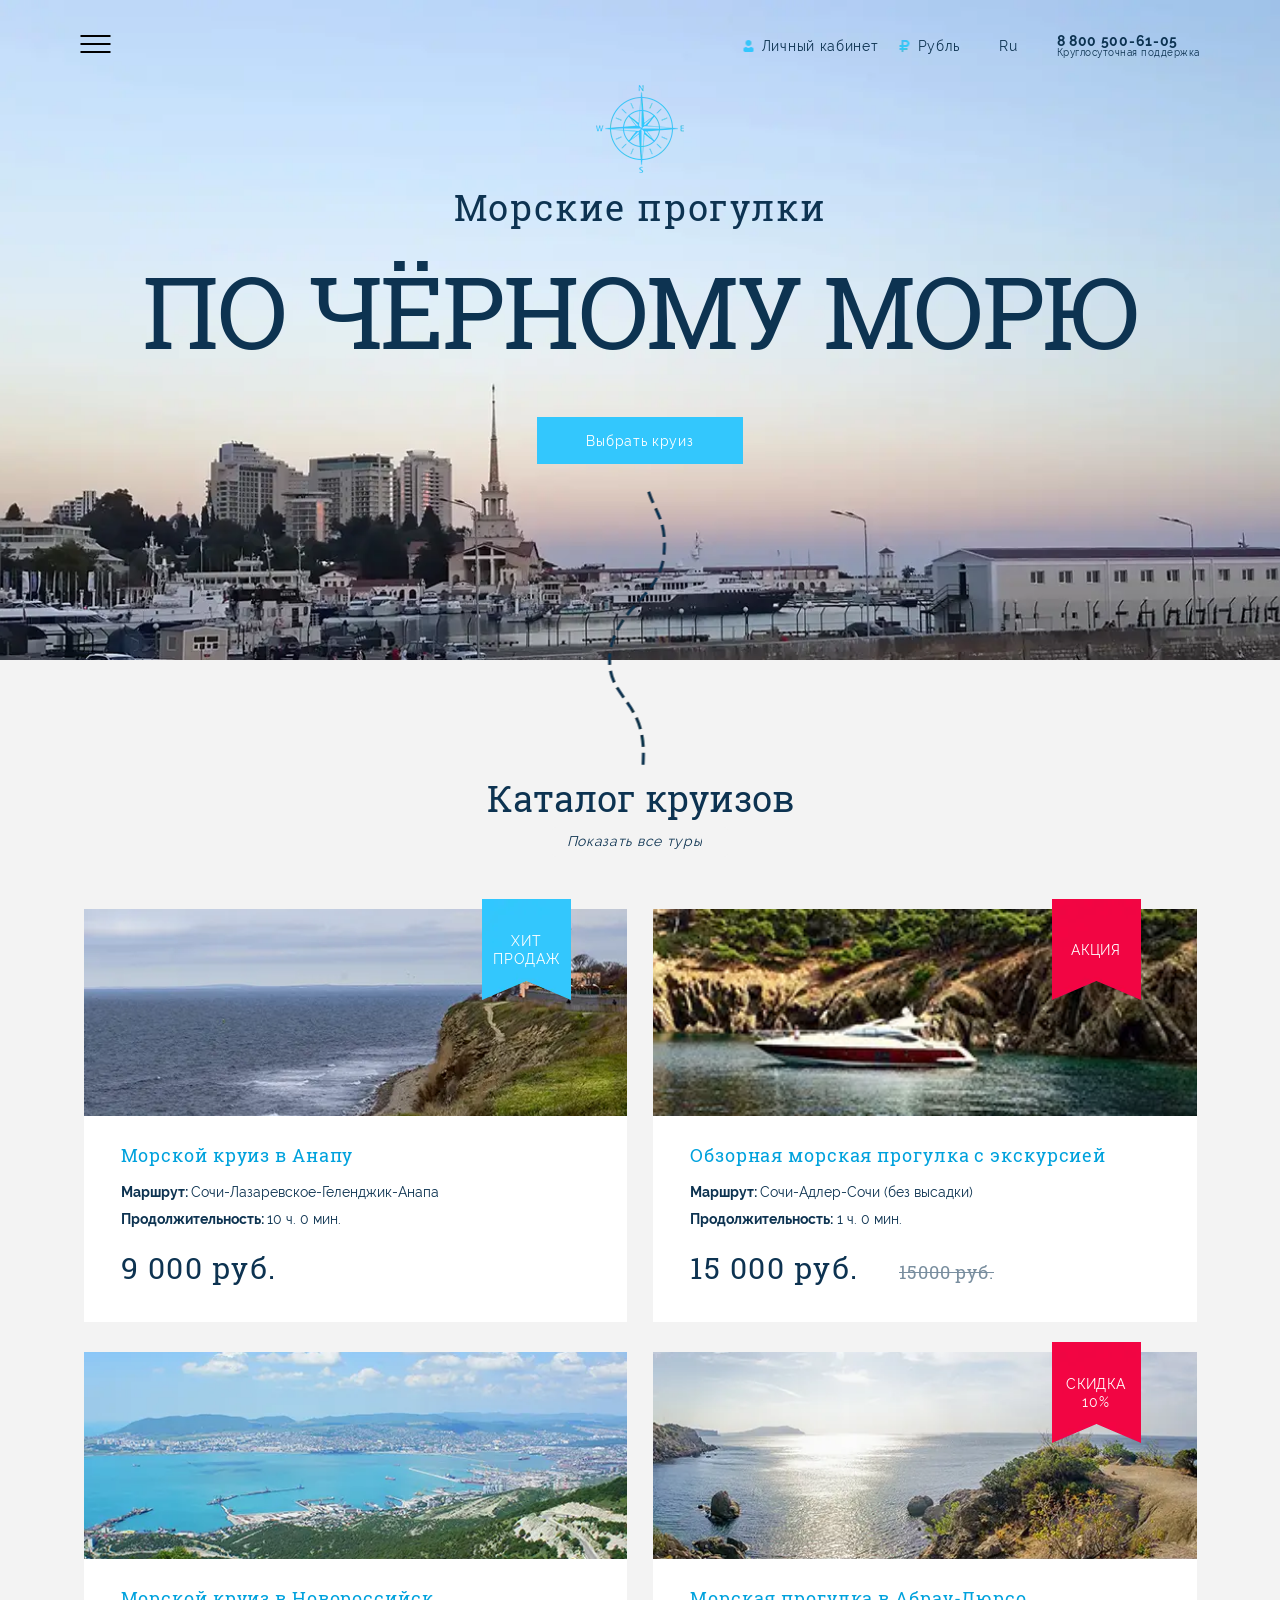
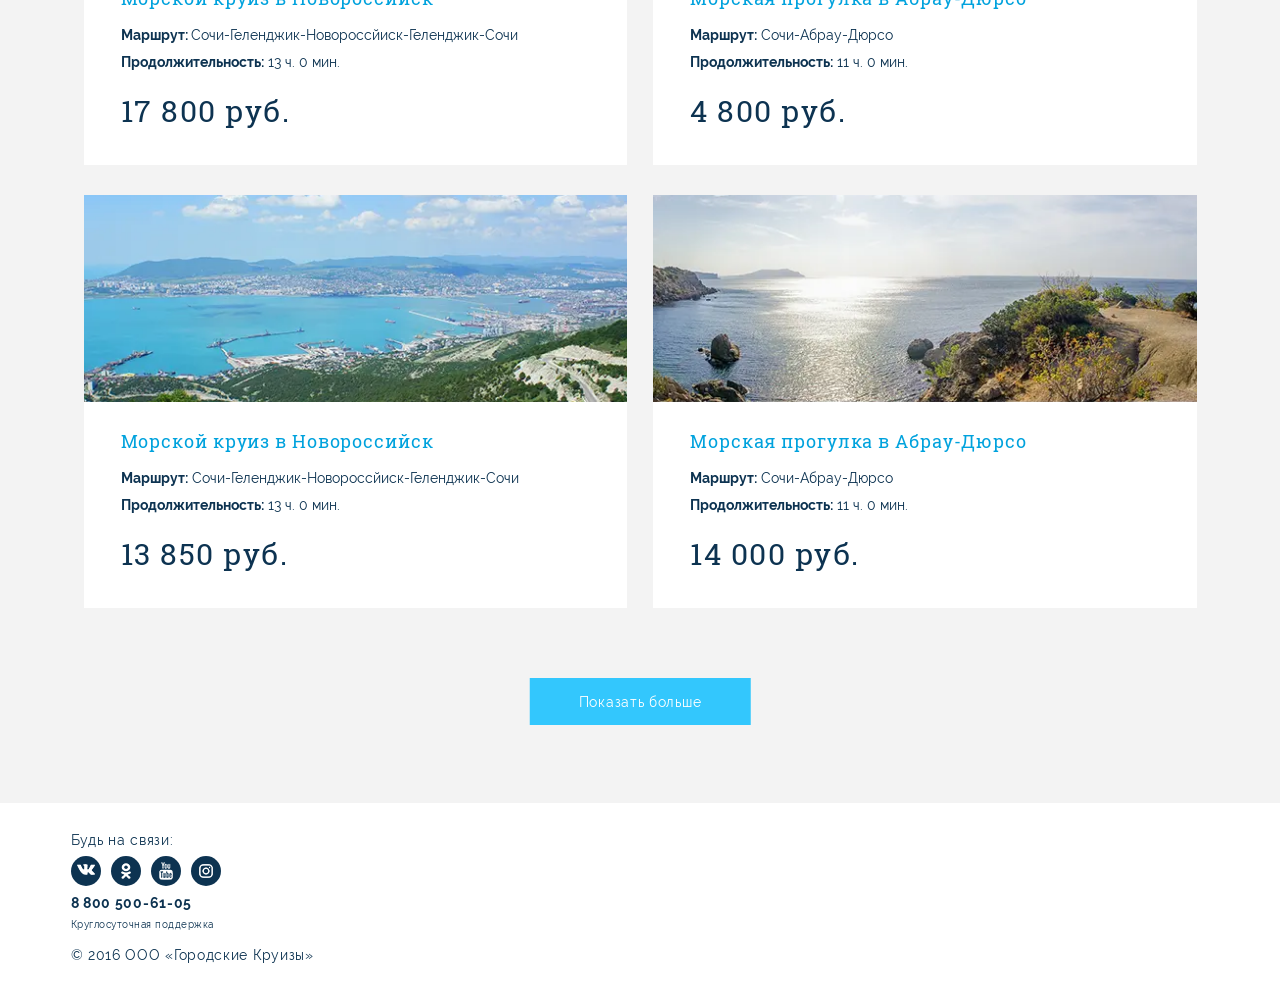
<file: index.html>
<!DOCTYPE html><html lang="ru">   <head>	<title>Главная</title>	<meta charset="UTF-8">	<meta name="format-detection" content="telephone=no">	<link rel="stylesheet" href="css/style.min.css">	<link rel="shortcut icon" href="favicon.ico">	<!-- <meta name="robots" content="noindex, nofollow"> -->	<!-- <meta name="viewport" content="width=device-width, initial-scale=1.0, maximum-scale=1.0, user-scalable=0"> -->	<meta name="viewport" content="width=device-width, initial-scale=1.0"></head>  <body>    <div class="wrapper">      <header class="header">  <div class="header__content _container">    <div class="header__body">      <div class="header__menu menu">        <div class="menu__icon icon-menu">          <span></span>          <span></span>          <span></span>        </div>        <nav class="menu__body">          <ul class="menu__list">            <li><a href="" class="menu__link">Популярные маршруты</a></li>            <li><a href="" class="menu__link">Расписание рейсов</a></li>            <li><a href="" class="menu__link">Забронированные рейсы</a></li>            <li><a href="" class="menu__link">Вход для партнеров</a></li>            <li><a href="" class="menu__link">О компании</a></li>            <li><a href="" class="menu__link">Контакты</a></li>            <li><a href="" class="menu__link menu__link_fake"></a></li>          </ul>        </nav>      </div>	  <div class="header__info info-block">		  <div class="info-block__item info-block__item_log" data-da=".menu__link_fake,520"><span>Личный кабинет</span></div>		  <div class="info-block__item info-block__item_cur"><span>Рубль</span></div>		  <div class="info-block__item">Ru</div>		  <div class="info-block__contacts contacts-item">			 <div class="contacts-item__tel"><a href="tel:88005006105">8 800 500-61-05 </a></div>			 <div class="contacts-item__hel">Круглосуточная поддержка</div>		  </div>	  </div>    </div>  </div></header>      <main class="page">        <div class="black">          <div class="black__container _container">            <div class="black__body">              <div class="black__icon"><picture><source srcset="img/logo.webp" type="image/webp"><img src="img/logo.png" alt="" /></picture></div>              <div class="black__subtitle">Морские прогулки</div>              <div class="black__title">по чёрному морю</div>              <a href="" class="black__btn btn">Выбрать круиз</a>            </div>          </div>        </div>        <div class="grid">          <div class="grid__container _container">            <div class="grid__main">Каталог круизов</div>            <div class="grid__select">              <select name="form[]" class="catalog-header__select">                <option value="start" selected="selected">Показать все туры</option>                <option value="price">Сортировать круизы по цене</option>                <option value="time">Сортировать круизы по времени</option>              </select>            </div>                          <div class="grid__body" data-view="6">                <div class="grid__column">                  <div class="grid__item grid__item_best">                    <div class="grid__image grid__image_middle _ibg"><picture><source srcset="img/lighthouse.webp" type="image/webp"><img src="img/lighthouse.jpg" alt="" /></picture></div>                    <div class="grid__title">Морской круиз в Анапу</div>                    <div class="grid__def">1</div>                    <div class="grid__loc"><span>Маршрут: </span> Сочи-Лазаревское-Геленджик-Анапа</div>                    <div class="grid__date"><span>Продолжительность: </span> 10 ч. 0 мин.</div>                    <div class="grid__pcice price">9 000 руб.</div>                  </div>                </div>                <div class="grid__column">                  <div class="grid__item grid__item_action">                    <div class="grid__image grid__image_middle _ibg"><picture><source srcset="img/jocht.webp" type="image/webp"><img src="img/jocht.jpg" alt="" /></picture></div>                    <div class="grid__title">Обзорная морская прогулка с экскурсией</div>                    <div class="grid__def">2</div>                    <div class="grid__loc"><span>Маршрут: </span> Сочи-Адлер-Сочи (без высадки)</div>                    <div class="grid__date"><span>Продолжительность:</span> 1 ч. 0 мин.</div>                    <div class="grid__pcice price">15 000 руб. <span>15000 руб.</span></div>                  </div>                </div>                <div class="grid__column">                  <div class="grid__item">                    <div class="grid__image grid__image_middle _ibg"><picture><source srcset="img/card1.webp" type="image/webp"><img src="img/card1.jpg" alt="" /></picture></div>                    <div class="grid__title">Морской круиз в Новороссийск</div>                    <div class="grid__def">4</div>                    <div class="grid__loc"><span>Маршрут: </span> Сочи-Геленджик-Новороссйиск-Геленджик-Сочи</div>                    <div class="grid__date"><span>Продолжительность:</span> 13 ч. 0 мин.</div>                    <div class="grid__pcice price">17 800 руб.</div>                  </div>                </div>                <div class="grid__column">                  <div class="grid__item grid__item_action2">                    <div class="grid__image grid__image_middle _ibg"><picture><source srcset="img/card2.webp" type="image/webp"><img src="img/card2.jpg" alt="" /></picture></div>                    <div class="grid__title">Морская прогулка в Абрау-Дюрсо</div>                    <div class="grid__def">5</div>                    <div class="grid__loc"><span>Маршрут:</span> Сочи-Абрау-Дюрсо</div>                    <div class="grid__date"><span>Продолжительность:</span> 11 ч. 0 мин.</div>                    <div class="grid__pcice price">4 800 руб.</div>                  </div>                </div>                <div class="grid__column">                  <div class="grid__item">                    <div class="grid__image grid__image_middle _ibg"><picture><source srcset="img/card1.webp" type="image/webp"><img src="img/card1.jpg" alt="" /></picture></div>                    <div class="grid__title">Морской круиз в Новороссийск</div>                    <div class="grid__def">6</div>                    <div class="grid__loc"><span>Маршрут:</span> Сочи-Геленджик-Новороссйиск-Геленджик-Сочи</div>                    <div class="grid__date"><span>Продолжительность:</span> 13 ч. 0 мин.</div>                    <div class="grid__pcice price">13 850 руб.</div>                  </div>                </div>                <div class="grid__column">                  <div class="grid__item">                    <div class="grid__image grid__image_middle _ibg"><picture><source srcset="img/card2.webp" type="image/webp"><img src="img/card2.jpg" alt="" /></picture></div>                    <div class="grid__title">Морская прогулка в Абрау-Дюрсо</div>                    <div class="grid__def">7</div>                    <div class="grid__loc"><span>Маршрут:</span> Сочи-Абрау-Дюрсо</div>                    <div class="grid__date"><span>Продолжительность:</span> 11 ч. 0 мин.</div>                    <div class="grid__pcice price">14 000 руб.</div>                  </div>                </div>                <div class="grid__column">                  <div class="grid__item">                    <div class="grid__image grid__image_middle _ibg"><picture><source srcset="img/card1.webp" type="image/webp"><img src="img/card1.jpg" alt="" /></picture></div>                    <div class="grid__title">Морской круиз в Новороссийск</div>                    <div class="grid__def">8</div>                    <div class="grid__loc"><span>Маршрут:</span> Сочи-Геленджик-Новороссйиск-Геленджик-Сочи</div>                    <div class="grid__date"><span>Продолжительность:</span> 13 ч. 0 мин.</div>                    <div class="grid__pcice price">130 850 руб.</div>                  </div>                </div>                <div class="grid__column">                  <div class="grid__item">                    <div class="grid__image grid__image_middle _ibg"><picture><source srcset="img/card1.webp" type="image/webp"><img src="img/card1.jpg" alt="" /></picture></div>                    <div class="grid__title">Морской круиз в Гомель</div>                    <div class="grid__def">1000</div>                    <div class="grid__loc"><span>Маршрут:</span> Сочи-Геленджик-Новороссйиск-Геленджик-Сочи</div>                    <div class="grid__date"><span>Продолжительность:</span> 13 ч. 0 мин.</div>                    <div class="grid__pcice price">10 850 руб.</div>                  </div>                </div>                <div class="grid__column">                  <div class="grid__item">                    <div class="grid__image grid__image_middle _ibg"><picture><source srcset="img/card1.webp" type="image/webp"><img src="img/card1.jpg" alt="" /></picture></div>                    <div class="grid__title">Морской круиз в Новороссийск</div>                    <div class="grid__def">1000</div>                    <div class="grid__loc"><span>Маршрут:</span> Сочи-Геленджик-Новороссйиск-Геленджик-Сочи</div>                    <div class="grid__date"><span>Продолжительность:</span> 13 ч. 0 мин.</div>                    <div class="grid__pcice price">130 850 руб.</div>                  </div>                </div>                <div class="grid__column">                  <div class="grid__item">                    <div class="grid__image grid__image_middle _ibg"><picture><source srcset="img/card1.webp" type="image/webp"><img src="img/card1.jpg" alt="" /></picture></div>                    <div class="grid__title">Морской круиз в Новороссийск</div>                    <div class="grid__def">1000</div>                    <div class="grid__loc"><span>Маршрут:</span> Сочи-Геленджик-Новороссйиск-Геленджик-Сочи</div>                    <div class="grid__date"><span>Продолжительность:</span> 13 ч. 0 мин.</div>                    <div class="grid__pcice price">130 850 руб.</div>                  </div>                </div>                <div class="grid__column">                  <div class="grid__item">                    <div class="grid__image grid__image_middle _ibg"><picture><source srcset="img/card1.webp" type="image/webp"><img src="img/card1.jpg" alt="" /></picture></div>                    <div class="grid__title">Морской круиз в Новороссийск</div>                    <div class="grid__def">1000</div>                    <div class="grid__loc"><span>Маршрут:</span> Сочи-Геленджик-Новороссйиск-Геленджик-Сочи</div>                    <div class="grid__date"><span>Продолжительность:</span> 13 ч. 0 мин.</div>                    <div class="grid__pcice price">130 850 руб.</div>                  </div>                </div>                <div class="grid__column">                  <div class="grid__item">                    <div class="grid__image grid__image_middle _ibg"><picture><source srcset="img/card1.webp" type="image/webp"><img src="img/card1.jpg" alt="" /></picture></div>                    <div class="grid__title">Морской круиз в Новороссийск</div>                    <div class="grid__def">1000</div>                    <div class="grid__loc"><span>Маршрут:</span> Сочи-Геленджик-Новороссйиск-Геленджик-Сочи</div>                    <div class="grid__date"><span>Продолжительность:</span> 13 ч. 0 мин.</div>                    <div class="grid__pcice price">14 850 руб.</div>                  </div>                </div>                <div class="grid__column">                  <div class="grid__item">                    <div class="grid__image grid__image_middle _ibg"><picture><source srcset="img/card1.webp" type="image/webp"><img src="img/card1.jpg" alt="" /></picture></div>                    <div class="grid__title">Морской круиз в Новороссийск</div>                    <div class="grid__def">1000</div>                    <div class="grid__loc"><span>Маршрут:</span> Сочи-Геленджик-Новороссйиск-Геленджик-Сочи</div>                    <div class="grid__date"><span>Продолжительность:</span> 13 ч. 0 мин.</div>                    <div class="grid__pcice price">20 850 руб.</div>                  </div>                </div>                <div class="grid__column">                  <div class="grid__item">                    <div class="grid__image grid__image_middle _ibg"><picture><source srcset="img/card1.webp" type="image/webp"><img src="img/card1.jpg" alt="" /></picture></div>                    <div class="grid__title">Морской круиз в Новороссийск</div>                    <div class="grid__def">1000</div>                    <div class="grid__loc"><span>Маршрут:</span> Сочи-Геленджик-Новороссйиск-Геленджик-Сочи</div>                    <div class="grid__date"><span>Продолжительность:</span> 13 ч. 0 мин.</div>                    <div class="grid__pcice price">20 500 руб.</div>                  </div>                </div>              </div>              <a href="#" class="grid__button btn"><span>Показать больше</span> <span>Показать меньше</span></a>                      </div>        </div>      </main>      <footer class="footer">  <div class="footer__content _container">    <div class="footer__body">           <div class="footer__column">        <div class="footer__social social">          <div class="social__title">Будь на связи:</div>          <div class="social__items">            <a href="" class="social__item"><picture><source srcset="img/vk.webp" type="image/webp"><img src="img/vk.png" alt="" /></picture></a>            <a href="" class="social__item"><picture><source srcset="img/ok.webp" type="image/webp"><img src="img/ok.png" alt="" /></picture></a>            <a href="" class="social__item"><picture><source srcset="img/yt.webp" type="image/webp"><img src="img/yt.png" alt="" /></picture></a>            <a href="" class="social__item"><picture><source srcset="img/insta.webp" type="image/webp"><img src="img/insta.png" alt="" /></picture></a>          </div>        </div>      </div>      <div class="footer__column">        <div class="footer__contacts contacts">          <a href="tel:88005006105" class="contacts__tel">8 800 500-61-05 </a>          <div class="contacts__service">Круглосуточная поддержка</div>          <div class="contacts__copy">© 2016 OOO «Городские Круизы»</div>        </div>      </div>    </div>  </div></footer>    </div>    <div class="popup">	<div class="popup__content">		<div class="popup__body">			<div class="popup__close"></div>		</div>	</div></div><div class="popup popup_video">	<div class="popup__content">		<div class="popup__body">			<div class="popup__close popup__close_video"></div>			<div class="popup__video _video"></div>		</div>	</div></div> <!-- <script src="https://code.jquery.com/jquery-3.3.1.min.js"></script> --><script src="js/vendors.min.js"></script><script src="js/app.min.js"></script>  </body></html>
</file>
<file: css/style.min.css>
@charset "UTF-8";@font-face{font-family:icomoon;font-display:swap;src:url(../fonts/icomoon.woff) format("woff"),url(../fonts/icomoon.woff2) format("woff2");font-weight:400;font-style:normal}@font-face{font-family:Raleway-Italic;font-display:swap;src:url(../fonts/Raleway-Italic.woff) format("woff"),url(../fonts/Raleway-Italic.woff2) format("woff2");font-weight:400;font-style:normal}@font-face{font-family:Raleway;font-display:swap;src:url(../fonts/Raleway-Bold.woff) format("woff"),url(../fonts/Raleway-Bold.woff2) format("woff2");font-weight:700;font-style:normal}@font-face{font-family:RobotoSlab;font-display:swap;src:url(../fonts/RobotoSlab-Regular.woff) format("woff"),url(../fonts/RobotoSlab-Regular.woff2) format("woff2");font-weight:400;font-style:normal}@font-face{font-family:Raleway;font-display:swap;src:url(../fonts/Raleway-Regular.woff) format("woff"),url(../fonts/Raleway-Regular.woff2) format("woff2");font-weight:400;font-style:normal}@font-face{font-family:icons;font-display:swap;src:url(../fonts/icons.woff) format("woff"),url(../fonts/icons.woff2#icons) format("woff2");font-weight:400;font-style:normal;font-display:block}[class*=" _icon-"]:before,[class^="_icon-"]:before{font-family:icons;font-style:normal;font-weight:400;font-variant:normal;text-transform:none;line-height:1;-webkit-font-smoothing:antialiased;-moz-osx-font-smoothing:grayscale}[class*=" _icon-"]:before,[class^="_icon-"]:before{display:block}.icon-iright:before{content:"\e900";color:#33c7fd}.icon-instagram:before{content:"\e901"}.icon-odnoklassniki:before{content:"\e902"}.icon-rubl:before{content:"\e903";color:#33c7fd}.icon-user:before{content:"\e904";color:#33c7fd}.icon-vk:before{content:"\e905"}.icon-you:before{content:"\e906"}*{padding:0;margin:0;border:0}*,:after,:before{-webkit-box-sizing:border-box;box-sizing:border-box}:active,:focus{outline:0}a:active,a:focus{outline:0}aside,footer,header,nav,section{display:block}body,html{height:100%;min-width:320px}body{line-height:1;font-family:"";-ms-text-size-adjust:100%;-moz-text-size-adjust:100%;-webkit-text-size-adjust:100%}button,input,textarea{font-family:""}input::-ms-clear{display:none}button{cursor:pointer}button::-moz-focus-inner{padding:0;border:0}a,a:visited{text-decoration:none}a:hover{text-decoration:none}ul li{list-style:none}img{vertical-align:top}h1,h2,h3,h4,h5,h6{font-weight:inherit;font-size:inherit}body{color:#000;font-size:14px}body._lock{overflow:hidden}.wrapper{width:100%;min-height:100%;overflow:hidden;display:-webkit-box;display:-ms-flexbox;display:flex;-webkit-box-orient:vertical;-webkit-box-direction:normal;-ms-flex-direction:column;flex-direction:column;max-width:1674px;margin:0 auto}._container{max-width:1139px;margin:0 auto}.btn{display:-webkit-inline-box;display:-ms-inline-flexbox;display:inline-flex;padding:0 0}.btn._fw{width:100%}.select{position:relative}.select__item{position:relative}.select__title{color:#0d3351;background-color:#f3f3f3;cursor:pointer;border-radius:4px;font-family:Raleway;font-size:14px;font-weight:400;line-height:24px;letter-spacing:.7px;line-height:normal;font-style:italic}.select__value{display:-webkit-box;display:-ms-flexbox;display:flex;font-size:14px;height:30px;padding:0 15px;-webkit-box-align:center;-ms-flex-align:center;align-items:center;-webkit-box-pack:justify;-ms-flex-pack:justify;justify-content:space-between;-webkit-box-orient:horizontal;-webkit-box-direction:reverse;-ms-flex-direction:row-reverse;flex-direction:row-reverse}.select__value span{height:1em;overflow:hidden;display:-webkit-box;line-height:12px;-webkit-line-clamp:1;-webkit-box-orient:vertical}.select__value:before{content:"";display:inline-block;-webkit-transition:all .3s ease 0s;-o-transition:all .3s ease 0s;transition:all .3s ease 0s;width:11px;height:7px;background:url("") center/100% no-repeat}.select__input{width:100%;background-color:transparent;height:100%}.select__options{color:#0d3351;font-family:Raleway;font-size:14px;font-weight:400;line-height:24px;letter-spacing:.7px;line-height:normal;font-style:italic;display:none;position:absolute;top:29px;border-radius:0 0 4px 4px;min-width:100%;left:0;background-color:#f3f3f3;border-top:0;border:1px solid #d9d9d9;border-top:0;padding:10px 0 5px 0}.select__option{cursor:pointer;padding:5px 15px;margin:0}.select._active{z-index:5}.select._active .select__value:before{-webkit-transform:rotate(-180deg);-ms-transform:rotate(-180deg);transform:rotate(-180deg)}.select._active .select__options{display:block}input[type=email],input[type=tel],input[type=text],textarea{-webkit-appearance:none;-moz-appearance:none;appearance:none}.input{border-radius:0!important;width:100%;display:block;padding:0 20px}textarea.input{resize:none;padding:0 0}.checkbox{position:relative}.checkbox__input{position:absolute;width:0;height:0;opacity:0;visibility:hidden}.checkbox__input:checked+.checkbox__text:before{background:#fff url(../img/icons/check.svg) center no-repeat}.checkbox__text{display:-webkit-inline-box;display:-ms-inline-flexbox;display:inline-flex;-webkit-box-align:center;-ms-flex-align:center;align-items:center;position:relative;font-size:16px;color:#fff;letter-spacing:-.3px;line-height:calc(20 / 16);cursor:pointer}.checkbox__text:before{content:"";-ms-flex-item-align:start;align-self:flex-start;margin:0 14px 0 0;-webkit-box-flex:0;-ms-flex:0 0 20px;flex:0 0 20px;left:0;top:0;width:20px;height:18px;background:#fff;border:1px solid #a7a9ac}.checkbox a{color:#fff;text-decoration:underline}.checkbox._error .checkbox__text:before{border:1px solid #ee1212}.options{display:-webkit-box;display:-ms-flexbox;display:flex;-webkit-box-orient:vertical;-webkit-box-direction:normal;-ms-flex-direction:column;flex-direction:column;-webkit-box-align:start;-ms-flex-align:start;align-items:flex-start}.options__item{position:relative;cursor:pointer}.options__input{position:absolute;width:0;height:0;opacity:0;left:0;top:0;visibility:hidden}.options__input:checked+.options__text:after{-webkit-transform:scale(1);-ms-transform:scale(1);transform:scale(1)}.options__text{display:-webkit-inline-box;display:-ms-inline-flexbox;display:inline-flex;-webkit-box-align:center;-ms-flex-align:center;align-items:center;position:relative;font-size:16px;color:#fff;letter-spacing:-.3px;line-height:calc(20 / 16)}.options__text:before{content:"";-ms-flex-item-align:start;align-self:flex-start;margin:0 14px 0 0;-webkit-box-flex:0;-ms-flex:0 0 20px;flex:0 0 20px;left:0;top:0;border-radius:50%;width:20px;height:18px;background:#fff;border:1px solid #a7a9ac}.options__text:after{content:"";-webkit-transition:all .3s ease 0s;-o-transition:all .3s ease 0s;transition:all .3s ease 0s;-webkit-transform:scale(0);-ms-transform:scale(0);transform:scale(0);width:10px;height:10px;border-radius:50%;background-color:#77243a;position:absolute;left:5px;top:4px}.rating-block{display:table;font-size:0}.rating{display:inline-block;position:relative;vertical-align:middle}.rating.edit .star{cursor:pointer}.rating .star{width:17px;height:14px;display:inline-block;position:relative;z-index:3}.rating__line{position:absolute;width:85px;height:14px;top:0;left:0;background:url(../img/icons/bg_rating.svg) 0 0 no-repeat;z-index:1;background-size:85px 100%}.rating__activeline{position:absolute;width:0;height:14px;top:0;left:0;background:url(../img/icons/bg_rating_active.svg) 0 0 no-repeat;z-index:2;background-size:85px 100%}.rating__value{display:inline-block;color:#1b3139;font-size:14px;line-height:13px;vertical-align:middle}.quantity{width:88px;height:40px;display:-webkit-box;display:-ms-flexbox;display:flex;border:1px solid rgba(166,166,166,.45)}.quantity__button{-webkit-box-flex:0;-ms-flex:0 0 30px;flex:0 0 30px;position:relative;cursor:pointer}.quantity__button::after,.quantity__button::before{content:"";position:absolute;top:50%;left:50%;-webkit-transition:all .3s ease 0s;-o-transition:all .3s ease 0s;transition:all .3s ease 0s;margin:0 0 0 -4.5px;background-color:#a6a6a6;width:9px;height:1px}.quantity__button_plus::before{-webkit-transform:rotate(-90deg);-ms-transform:rotate(-90deg);transform:rotate(-90deg)}.quantity__input{-webkit-box-flex:1;-ms-flex:1 1 auto;flex:1 1 auto}.quantity__input input{height:100%;color:#a6a6a6;font-size:12px;width:100%;text-align:center}.row:after{display:block;content:"";clear:both}.rub:after{content:"₽"}ol.counter{list-style-type:none;counter-reset:item}ol.counter li{position:relative;padding:0 0 0 45px}ol.counter li:before{counter-increment:item;content:counter(item);position:absolute;left:0;top:0;color:#818181;font-size:14px;font-weight:700;text-align:center;line-height:26px;border-radius:50%;width:28px;height:28px;border:1px solid #4274bb}.ellipsis{display:block;overflow:hidden;width:100%;white-space:nowrap;-o-text-overflow:ellipsis;text-overflow:ellipsis}.es{overflow:hidden;white-space:nowrap;-o-text-overflow:ellipsis;text-overflow:ellipsis}.table{display:table;font-size:0;width:100%}.trow{display:table-row}.cell{display:table-cell}.cell.full{width:100%}._ibg{position:relative}._ibg img{position:absolute;width:100%;height:100%;top:0;left:0;-o-object-fit:cover;object-fit:cover}body.ie ._ibg{background-position:center;background-size:cover;background-repeat:no-repeat}body.ie ._ibg img{width:0;height:0;opacity:0;visibility:hidden}.video{position:relative;overflow:hidden;height:0;padding-bottom:56.25%}.video embed,.video iframe,.video object,.video video{position:absolute;top:0;left:0;width:100%;height:100%}.videobg embed,.videobg iframe,.videobg object,.videobg video{position:fixed;top:50%;left:50%;min-width:100%;min-height:100%;width:auto;height:auto;z-index:-100;-webkit-transform:translateX(-50%) translateY(-50%);-ms-transform:translateX(-50%) translateY(-50%);transform:translateX(-50%) translateY(-50%);background-size:cover}.moretext{overflow:hidden}.moretext__more{cursor:pointer}.moretext__more span{font-style:normal}.moretext__more span:first-child{display:block}.moretext__more span:last-child{display:none}.moretext__more.active span{font-style:normal}.moretext__more.active span:first-child{display:none}.moretext__more.active span:last-child{display:block}#map{background:url(../img/icons/loading.gif) center/50px no-repeat}._swiper{overflow:hidden}._swiper .swiper-wrapper{width:100%;height:100%;-webkit-box-sizing:content-box;box-sizing:content-box;display:-webkit-box;display:-ms-flexbox;display:flex;position:relative}._swiper.swiper-container-vertical .swiper-wrapper{-webkit-box-orient:vertical;-webkit-box-direction:normal;-ms-flex-direction:column;flex-direction:column}._swiper.swiper-container-autoheight .swiper-wrapper{-webkit-box-align:start;-ms-flex-align:start;align-items:flex-start}.swiper-container-initialized .swiper-slide{-ms-flex-negative:0;flex-shrink:0}.swiper-container-android .swiper-slide,.swiper-container-android .swiper-wrapper{-webkit-transform:translate3d(0,0,0);transform:translate3d(0,0,0)}.swiper-button-lock{display:none!important}.slick-slider{position:relative}.slick-slider .slick-list,.slick-slider .slick-track{-webkit-transform:translate3d(0,0,0);-ms-transform:translate3d(0,0,0);transform:translate3d(0,0,0)}.slick-slider .slick-list{position:relative;overflow:hidden;width:100%}.slick-slider .slick-track{position:relative;width:100%;display:-webkit-box;display:-ms-flexbox;display:flex}.slick-slider .slick-slide{position:relative}.tab__item{display:none}.tab__item.active{display:block}._tabs-block{display:none}._tabs-block._active{display:block}.mirror{-webkit-transform:scale(-1,1);-ms-transform:scale(-1,1);transform:scale(-1,1)}.nicescroll-rails{z-index:1000!important}.gm-style-iw-t{opacity:0}.baloon{opacity:1;right:-7px!important;bottom:80px!important}.baloon button{display:none!important}.baloon:after{display:none!important}.baloon-style{display:none}.baloon-content.gm-style-iw{opacity:1;border-radius:0!important;max-width:300px!important;padding:0!important;left:0!important;width:100%!important;overflow:visible!important}.baloon-content.gm-style-iw>.gm-style-iw-d{overflow:hidden!important;max-width:none!important}.baloon-content.gm-style-iw:after{display:none!important}.baloon-close{top:18px!important}._custom-scroll{position:fixed;right:0;top:0;width:3px;height:100%;z-index:1000}._custom-scroll__line{background-color:rgba(0,0,0,.5);border-radius:3px 0 0 3px;position:relative;left:0;top:0;width:100%}.popup{-webkit-overflow-scrolling:touch;z-index:100;padding:30px 10px;position:fixed;top:0;left:0;width:100%;height:100%;-webkit-transition:visibility .8s ease 0s;-o-transition:visibility .8s ease 0s;transition:visibility .8s ease 0s;visibility:hidden}.popup::before{content:"";background-color:rgba(0,0,0,.9);position:fixed;width:100%;height:100%;top:0;left:0;opacity:0;-webkit-transition:opacity .8s ease 0s;-o-transition:opacity .8s ease 0s;transition:opacity .8s ease 0s}.popup.show{visibility:visible;overflow:auto}.popup.show::before{opacity:1}.popup.show .popup__body{-webkit-transform:scale(1);-ms-transform:scale(1);transform:scale(1)}.popup._active{overflow:auto;visibility:visible}.popup._active::before{opacity:1}.popup._active .popup__body{-webkit-transition:all .3s ease .2s;-o-transition:all .3s ease .2s;transition:all .3s ease .2s;-webkit-transform:scale(1);-ms-transform:scale(1);transform:scale(1)}.popup__content{display:-webkit-box;display:-ms-flexbox;display:flex;-webkit-box-orient:vertical;-webkit-box-direction:normal;-ms-flex-direction:column;flex-direction:column;-webkit-box-align:center;-ms-flex-align:center;align-items:center;min-height:100%;-webkit-box-flex:1;-ms-flex:1 1 auto;flex:1 1 auto;width:100%;display:flex;-webkit-box-pack:center;-ms-flex-pack:center;justify-content:center;align-items:center}.popup__body{-webkit-transform:scale(0);-ms-transform:scale(0);transform:scale(0);-webkit-transition:all .3s ease 0s;-o-transition:all .3s ease 0s;transition:all .3s ease 0s;background-color:#fff;padding:50px;width:100%;max-width:800px}.popup__close{width:15px;height:15px;position:absolute;top:0;right:0;cursor:pointer;z-index:30;background:url(../img/icons/close.svg) 0 0 no-repeat}.header{position:relative;width:100%;height:100%}.header__content{padding:34px 10px 0 10px!important;position:absolute;top:0;left:0;width:100%;left:50%;-webkit-transform:translate(-50%,0);-ms-transform:translate(-50%,0);transform:translate(-50%,0)}.header__body{display:-webkit-box;display:-ms-flexbox;display:flex;position:relative}.menu{position:relative}.menu__body{width:420px;height:413px;background-color:#0d3351;position:absolute;padding:73px 0 0 44px;top:30px;opacity:0;visibility:hidden;-webkit-transition:all .3s ease 0s;-o-transition:all .3s ease 0s;transition:all .3s ease 0s;z-index:10}.menu__body._active{opacity:1;visibility:visible}.menu__list li{margin:0 0 30px 0}.menu__list li:last-child{margin:0}.menu__link{color:#fff;font-family:RobotoSlab;font-size:18px;font-weight:400;letter-spacing:.9px}.info-block{display:-webkit-box;display:-ms-flexbox;display:flex;-webkit-box-align:center;-ms-flex-align:center;align-items:center;margin:0 0 0 auto}.info-block__item{margin:0 39px 0 0;color:#0d3351;font-family:Raleway;font-size:14px;font-weight:400;text-align:center;letter-spacing:.7px;position:relative}.info-block__item_log{display:-webkit-box;display:-ms-flexbox;display:flex;-webkit-box-align:center;-ms-flex-align:center;align-items:center}._no-webp .info-block__item_log:before{background:url(../img/user.png) 0 0 no-repeat}.info-block__item_log:before{content:"";position:absolute;width:10px;height:12px;left:-18px}.info-block__item_cur{display:-webkit-box;display:-ms-flexbox;display:flex;-webkit-box-align:center;-ms-flex-align:center;align-items:center}._no-webp .info-block__item_cur:before{background:url(../img/rubl.png) 0 0 no-repeat}.info-block__item_cur:before{content:"";position:absolute;width:10px;height:12px;left:-18px}.contacts-item__tel{font-family:Raleway;font-size:14px;font-weight:700;letter-spacing:.7px}.contacts-item__tel a{color:#0d3351}.contacts-item__hel{color:#0d3351;font-family:Raleway;font-size:10px;font-weight:400;letter-spacing:.5px}.icon-menu{display:block;position:absolute;top:1px;left:0;width:30px;height:18px;cursor:pointer;z-index:5}.icon-menu span{-webkit-transition:all .3s ease 0s;-o-transition:all .3s ease 0s;transition:all .3s ease 0s;top:calc(50% - 1px);left:0;position:absolute;width:100%;height:2px;background-color:#000}.icon-menu span:first-child{top:0}.icon-menu span:last-child{top:auto;bottom:0}.icon-menu._active span{-webkit-transform:scale(0);-ms-transform:scale(0);transform:scale(0)}.icon-menu._active span:first-child{-webkit-transform:rotate(-45deg);-ms-transform:rotate(-45deg);transform:rotate(-45deg);top:calc(50% - 1px)}.icon-menu._active span:last-child{-webkit-transform:rotate(45deg);-ms-transform:rotate(45deg);transform:rotate(45deg);bottom:calc(50% - 1px)}.footer{padding:30px 0 40px 0}.footer__body{display:-webkit-box;display:-ms-flexbox;display:flex;-ms-flex-wrap:wrap;flex-wrap:wrap}.footer__column:nth-child(2){-webkit-box-flex:1;-ms-flex:1 1 100%;flex:1 1 100%}.info-column{margin:0 150px 0 0;min-width:150px;display:-webkit-box;display:-ms-flexbox;display:flex}.info-column__item{color:#0d3351;font-family:Raleway;font-size:14px;font-weight:400;letter-spacing:.7px;margin:0 30px 0 0}.social__title{margin:0 0 9px 0;color:#0d3351;font-family:Raleway;font-size:14px;font-weight:400;letter-spacing:.7px}.social__items{display:-webkit-box;display:-ms-flexbox;display:flex;margin:0 0 10px 0}.social__item{width:30px;height:30px;background-color:#0d3351;border-radius:50%;display:-webkit-box;display:-ms-flexbox;display:flex;-webkit-box-pack:center;-ms-flex-pack:center;justify-content:center;-webkit-box-align:center;-ms-flex-align:center;align-items:center;margin:0 10px 0 0}.social__item:last-child{margin:0}.contacts{min-width:240px}.contacts__tel{display:block;margin:0 0 10px 0;color:#0d3351;font-family:Raleway;font-size:14px;font-weight:700;letter-spacing:.7px}.contacts__service{margin:0 0 13px 0;color:#0d3351;font-family:Raleway;font-size:10px;font-weight:400;letter-spacing:.5px}.contacts__copy{color:#0d3351;font-family:Raleway;font-size:14px;font-weight:400;line-height:24px;letter-spacing:.7px}.page{-webkit-box-flex:1;-ms-flex:1 1 auto;flex:1 1 auto}._no-webp .black{background:url(../img/bg.jpg) center/cover no-repeat}.black{padding:85px 0 196px 0}.black__body{display:-webkit-box;display:-ms-flexbox;display:flex;-webkit-box-orient:vertical;-webkit-box-direction:normal;-ms-flex-direction:column;flex-direction:column;-webkit-box-align:center;-ms-flex-align:center;align-items:center}.black__icon{margin:0 0 16px 0}.black__subtitle{color:#0d3351;font-family:RobotoSlab;font-size:36px;font-weight:400;text-align:center;letter-spacing:1.8px;margin:0 0 35px 0}.black__title{color:#0d3351;font-family:RobotoSlab;font-size:100px;font-size:100px;font-weight:400;text-align:center;text-transform:uppercase;letter-spacing:-2.5px;margin:0 0 57px 0}.btn{display:-webkit-inline-box;display:-ms-inline-flexbox;display:inline-flex;-webkit-box-pack:center;-ms-flex-pack:center;justify-content:center;-webkit-box-align:center;-ms-flex-align:center;align-items:center;height:47px;background-color:#33c7fd;padding:0 49px;color:#fff;font-family:Raleway;font-size:14px;font-weight:400;letter-spacing:.7px}.grid{background-color:#f3f3f3;padding:120px 0 78px 0}.grid__main{text-align:center;color:#0d3351;font-family:RobotoSlab;font-size:36px;font-weight:400;margin:0 0 11px 0;position:relative}._no-webp .grid__main:after{background:url(../img/line.png) 0 0 no-repeat}.grid__main:after{content:"";position:absolute;width:65px;height:298px;top:-289px;right:50%;-webkit-transform:translate(50%,0);-ms-transform:translate(50%,0);transform:translate(50%,0)}.grid__select{display:-webkit-box;display:-ms-flexbox;display:flex;-webkit-box-pack:center;-ms-flex-pack:center;justify-content:center;margin:0 0 42px 0}.grid__body{width:100%;margin:0 -13px;overflow:hidden;margin:0 0 50px 0;-webkit-transition:all .8s ease 0s;-o-transition:all .8s ease 0s;transition:all .8s ease 0s}.grid__column{padding:0 13px;max-width:50%;width:100%;margin:0 0 20px 0;overflow:visible;padding-top:10px}.grid__item{padding:0 0 39px 0;background-color:#fff;height:100%}.grid__item_small{padding:0 0 15px 0}.grid__item_best{position:relative}._no-webp .grid__item_best:before{background:url(../img/tag.png) 0 0 no-repeat}.grid__item_best:before{content:"Хит продаж";width:89px;height:101px;position:absolute;z-index:1;display:-webkit-box;display:-ms-flexbox;display:flex;-webkit-box-pack:center;-ms-flex-pack:center;justify-content:center;-webkit-box-align:center;-ms-flex-align:center;align-items:center;color:#fff;font-family:Raleway;font-size:14px;font-weight:400;line-height:18px;text-transform:uppercase;letter-spacing:.7px;text-align:center;right:56px;top:-10px}.grid__item_action{position:relative}._no-webp .grid__item_action:before{background:url(../img/red.png) 0 0 no-repeat}.grid__item_action:before{content:"Акция";width:89px;height:101px;position:absolute;z-index:1;display:-webkit-box;display:-ms-flexbox;display:flex;-webkit-box-pack:center;-ms-flex-pack:center;justify-content:center;-webkit-box-align:center;-ms-flex-align:center;align-items:center;color:#fff;font-family:Raleway;font-size:14px;font-weight:400;line-height:18px;text-transform:uppercase;letter-spacing:.7px;text-align:center;right:56px;top:-10px}.grid__item_action2{position:relative}._no-webp .grid__item_action2:before{background:url(../img/red.png) 0 0 no-repeat}.grid__item_action2:before{content:"скидка 10%";width:89px;height:101px;position:absolute;z-index:1;display:-webkit-box;display:-ms-flexbox;display:flex;-webkit-box-pack:center;-ms-flex-pack:center;justify-content:center;-webkit-box-align:center;-ms-flex-align:center;align-items:center;color:#fff;font-family:Raleway;font-size:14px;font-weight:400;line-height:18px;text-transform:uppercase;letter-spacing:.7px;text-align:center;right:56px;top:-10px}.grid__image{margin:0 0 29px 0}.grid__image_big{padding:0 0 76% 0}.grid__image_small{padding:0 0 21.5% 0}.grid__image_middle{padding:0 0 38% 0}.grid__title{padding:0 0 0 37px;color:#00a2dd;font-family:RobotoSlab;font-size:18px;line-height:120%;font-weight:400;letter-spacing:.9px;margin:0 0 14px 0}.grid__loc{padding:0 0 0 37px;color:#0d3351;font-family:Raleway;font-size:14px;font-weight:400;line-height:24px;margin:0 0 3px 0}.grid__loc span{font-weight:700}.grid__date{padding:0 0 0 37px;color:#0d3351;font-family:Raleway;font-size:14px;font-weight:400;line-height:24px;margin:0 0 22px 0}.grid__date span{font-weight:700}.grid__pcice{padding:0 0 0 37px;color:#0d3351;font-family:RobotoSlab;font-size:30px;font-weight:400;letter-spacing:1.5px}.grid__pcice span{margin:0 0 0 32px;opacity:.55;color:#0d3351;font-family:RobotoSlab;font-size:18px;font-weight:400;text-decoration:line-through;letter-spacing:.9px}.grid__wrap{display:-webkit-box;display:-ms-flexbox;display:flex;-webkit-box-pack:center;-ms-flex-pack:center;justify-content:center}.grid__def{display:none}.grid__button{position:relative;left:50%;-webkit-transform:translate(-50%,0);-ms-transform:translate(-50%,0);transform:translate(-50%,0)}.grid__button span:last-child{display:none}.grid__button._active span{display:none}.grid__button._active span:last-child{display:block}.sort-btn{margin:0 0 42px 0;color:#0d3351;font-family:Raleway;font-size:14px;font-weight:400;letter-spacing:.7px}@media (min-width:991.98px){.quantity__button:hover::after,.quantity__button:hover::before{background-color:rgba(0,0,0,.5)}}@media (min-width:992px){.btn:hover{background-color:#18a6da;-webkit-transition:all .3s ease 0s;-o-transition:all .3s ease 0s;transition:all .3s ease 0s}.select__option:hover{background:#d9d9d9}.checkbox a:hover{text-decoration:none}}@media (max-width:1151px){._container{max-width:970px}}@media (max-width:1139px){.black__title{font-size:calc(40px + 60 * ((100vw - 320px)/ 819))}.grid__main{font-size:calc(32px + 4 * ((100vw - 320px)/ 819))}}@media (max-width:993px){.grid__item{height:350px}}@media (max-width:991.98px){._container{max-width:750px}.select__title{font-size:18px}.select__options{font-size:18px}}@media (max-width:921px){.footer__body{-webkit-box-pack:justify;-ms-flex-pack:justify;justify-content:space-between}.info-column{margin:0 10px 0 0}.social{display:-webkit-box;display:-ms-flexbox;display:flex;-webkit-box-orient:vertical;-webkit-box-direction:normal;-ms-flex-direction:column;flex-direction:column;-webkit-box-align:center;-ms-flex-align:center;align-items:center}}@media (max-width:778px){.grid__column{max-width:100%}.grid__item{height:100%}}@media (max-width:767.98px){._container{max-width:none;padding:0 10px}}@media (max-width:625px){.footer__column:nth-child(2){-webkit-box-flex:1;-ms-flex:1 1 50%;flex:1 1 50%}.footer__column{-webkit-box-flex:1;-ms-flex:1 1 50%;flex:1 1 50%}.contacts{margin:30px 0 0 0}}@media (max-width:520px){.info-block__item{margin:0 20px 0 0}.info-block__item_log{color:#fff;font-family:RobotoSlab;font-size:18px;font-weight:400;letter-spacing:.9px}}@media (max-width:452px){.grid__title{padding:0 10px 0 10px}.grid__loc{padding:0 10px 0 10px}.grid__date{padding:0 10px 0 10px}.grid__pcice{padding:0 10px 0 10px}}@media (max-width:368px){.social__item{margin:0 5px 0 0}.social__item:last-child{margin:0}}@media (max-width:343px){.info-column{margin:0}}._webp .info-block__item_log:before{background:url(../img/user.webp) 0 0 no-repeat}._webp .info-block__item_cur:before{background:url(../img/rubl.webp) 0 0 no-repeat}._webp .black{background:url(../img/bg.webp) center/cover no-repeat}._webp .grid__main:after{background:url(../img/line.webp) 0 0 no-repeat}._webp .grid__item_best:before{background:url(../img/tag.webp) 0 0 no-repeat}._webp .grid__item_action:before{background:url(../img/red.webp) 0 0 no-repeat}._webp .grid__item_action2:before{background:url(../img/red.webp) 0 0 no-repeat}
</file>
